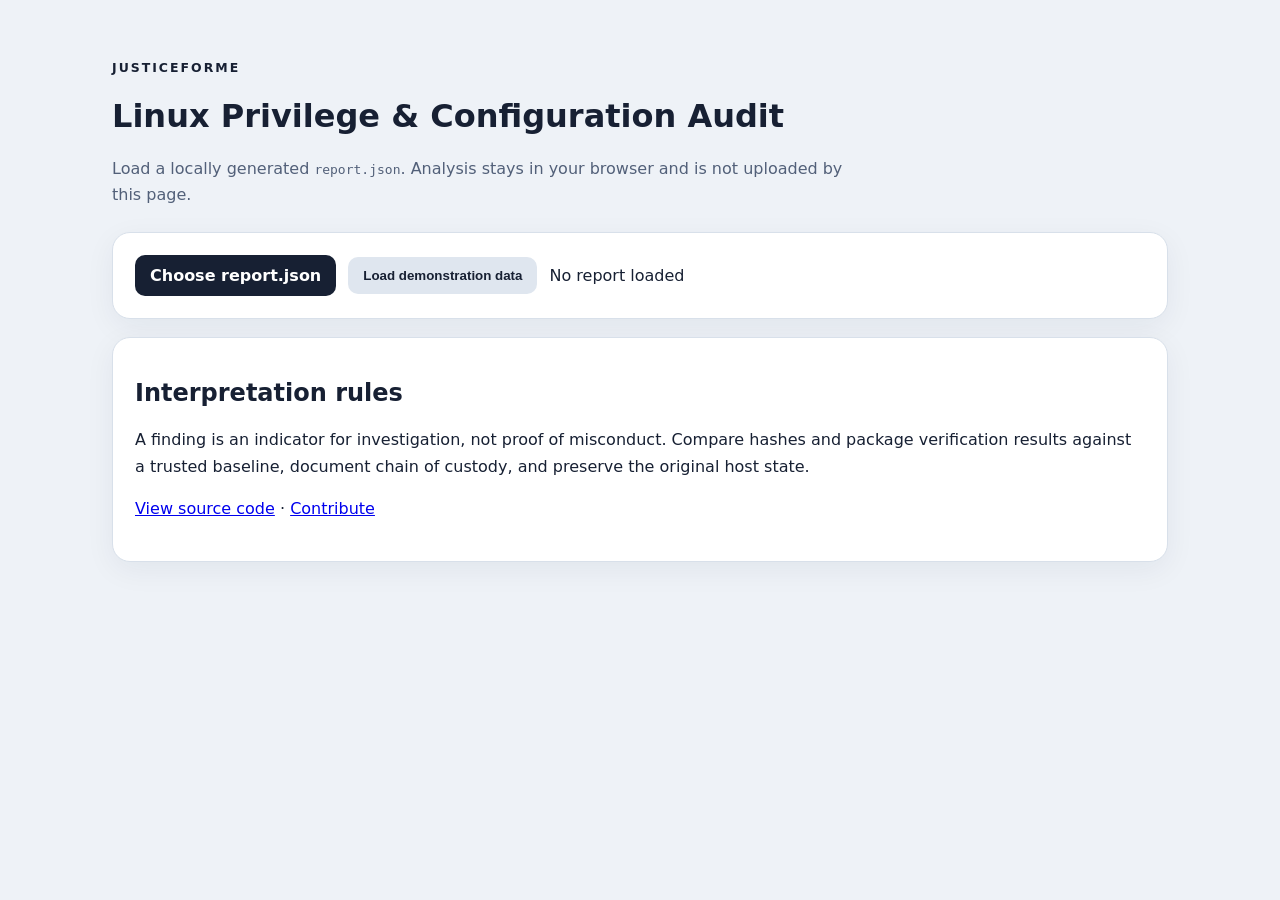
<file: index.html>
<!doctype html>
<html lang="en">
<head>
  <meta charset="utf-8">
  <meta name="viewport" content="width=device-width,initial-scale=1">
  <title>JusticeForMe Linux Audit Dashboard</title>
  <link rel="stylesheet" href="docs/styles.css">
</head>
<body>
  <main class="shell">
    <header>
      <p class="eyebrow">JusticeForMe</p>
      <h1>Linux Privilege & Configuration Audit</h1>
      <p class="lede">Load a locally generated <code>report.json</code>. Analysis stays in your browser and is not uploaded by this page.</p>
    </header>
    <section class="panel controls">
      <label class="file-button">Choose report.json<input id="file" type="file" accept="application/json,.json"></label>
      <button id="demo" type="button">Load demonstration data</button>
      <span id="status">No report loaded</span>
    </section>
    <section id="summary" class="summary hidden">
      <div class="identity panel">
        <div><span>Host</span><strong id="host">—</strong></div>
        <div><span>Generated</span><strong id="generated">—</strong></div>
        <div><span>Root-complete</span><strong id="rootComplete">—</strong></div>
      </div>
      <div id="cards" class="cards"></div>
      <section class="panel"><h2>Prioritized review</h2><ol id="priorities"></ol></section>
      <section class="panel"><h2>Collected artifacts</h2><ul id="artifacts" class="artifact-list"></ul></section>
      <p id="notice" class="notice"></p>
    </section>
    <section class="panel guidance">
      <h2>Interpretation rules</h2>
      <p>A finding is an indicator for investigation, not proof of misconduct. Compare hashes and package verification results against a trusted baseline, document chain of custody, and preserve the original host state.</p>
      <p><a href="https://github.com/aevespers2/JusticeForMe">View source code</a> · <a href="https://github.com/aevespers2/JusticeForMe/blob/main/CONTRIBUTING.md">Contribute</a></p>
    </section>
  </main>
  <script src="docs/app.js"></script>
</body>
</html>
</file>
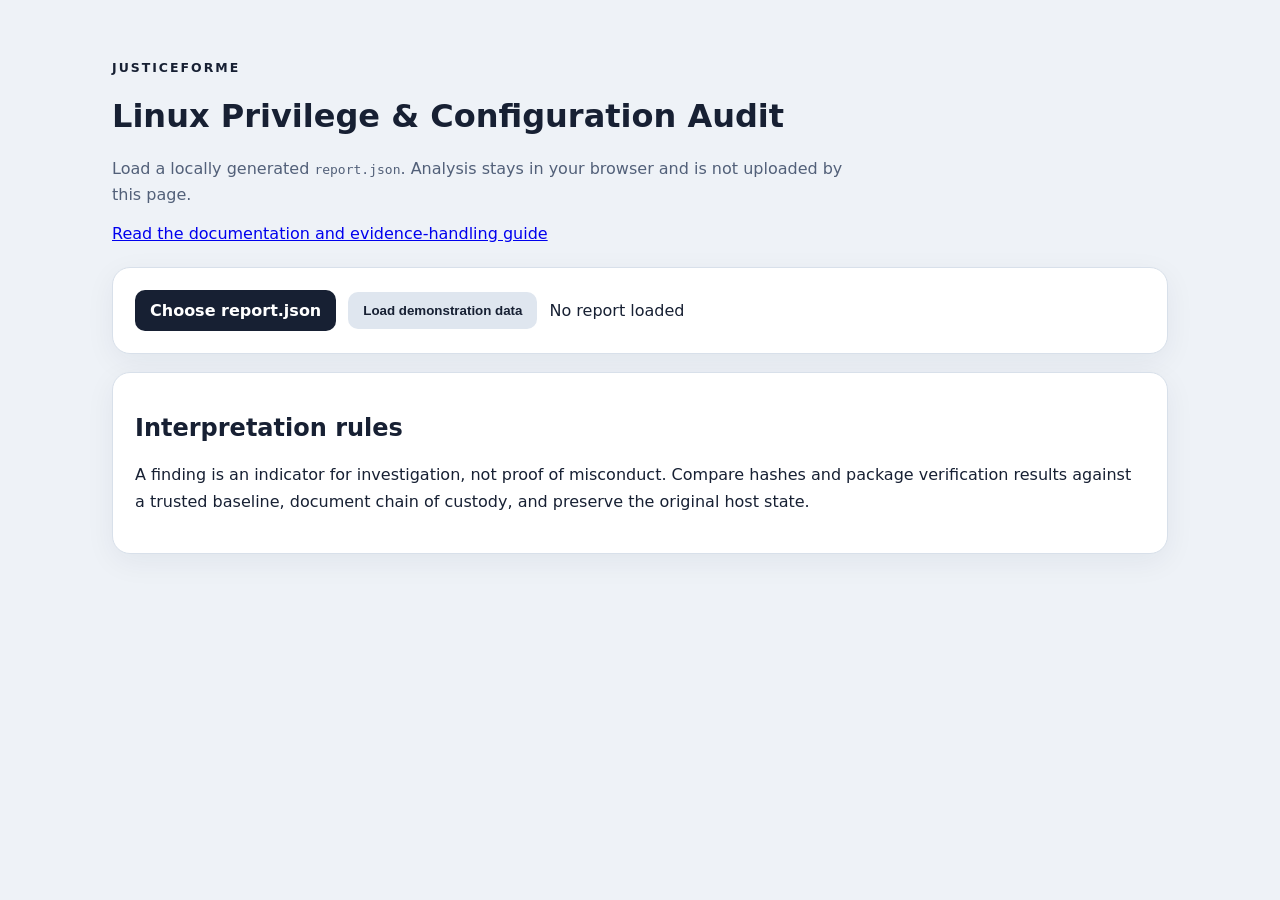
<file: docs/index.html>
<!doctype html>
<html lang="en">
<head>
  <meta charset="utf-8">
  <meta name="viewport" content="width=device-width,initial-scale=1">
  <title>JusticeForMe Linux Audit Dashboard</title>
  <link rel="stylesheet" href="styles.css">
</head>
<body>
  <main class="shell">
    <header>
      <p class="eyebrow">JusticeForMe</p>
      <h1>Linux Privilege &amp; Configuration Audit</h1>
      <p class="lede">Load a locally generated <code>report.json</code>. Analysis stays in your browser and is not uploaded by this page.</p>
      <p><a href="guide.html">Read the documentation and evidence-handling guide</a></p>
    </header>

    <section class="panel controls">
      <label class="file-button">Choose report.json<input id="file" type="file" accept="application/json,.json"></label>
      <button id="demo" type="button">Load demonstration data</button>
      <span id="status" role="status" aria-live="polite">No report loaded</span>
    </section>

    <section id="summary" class="summary hidden">
      <div class="identity panel">
        <div><span>Host</span><strong id="host">—</strong></div>
        <div><span>Generated</span><strong id="generated">—</strong></div>
        <div><span>Root-complete</span><strong id="rootComplete">—</strong></div>
      </div>
      <div id="cards" class="cards"></div>
      <section class="panel">
        <h2>Prioritized review</h2>
        <ol id="priorities"></ol>
      </section>
      <section class="panel">
        <h2>Collected artifacts</h2>
        <ul id="artifacts" class="artifact-list"></ul>
      </section>
      <p id="notice" class="notice"></p>
    </section>

    <section class="panel guidance">
      <h2>Interpretation rules</h2>
      <p>A finding is an indicator for investigation, not proof of misconduct. Compare hashes and package verification results against a trusted baseline, document chain of custody, and preserve the original host state.</p>
    </section>
  </main>
  <script src="app.js"></script>
</body>
</html>
</file>
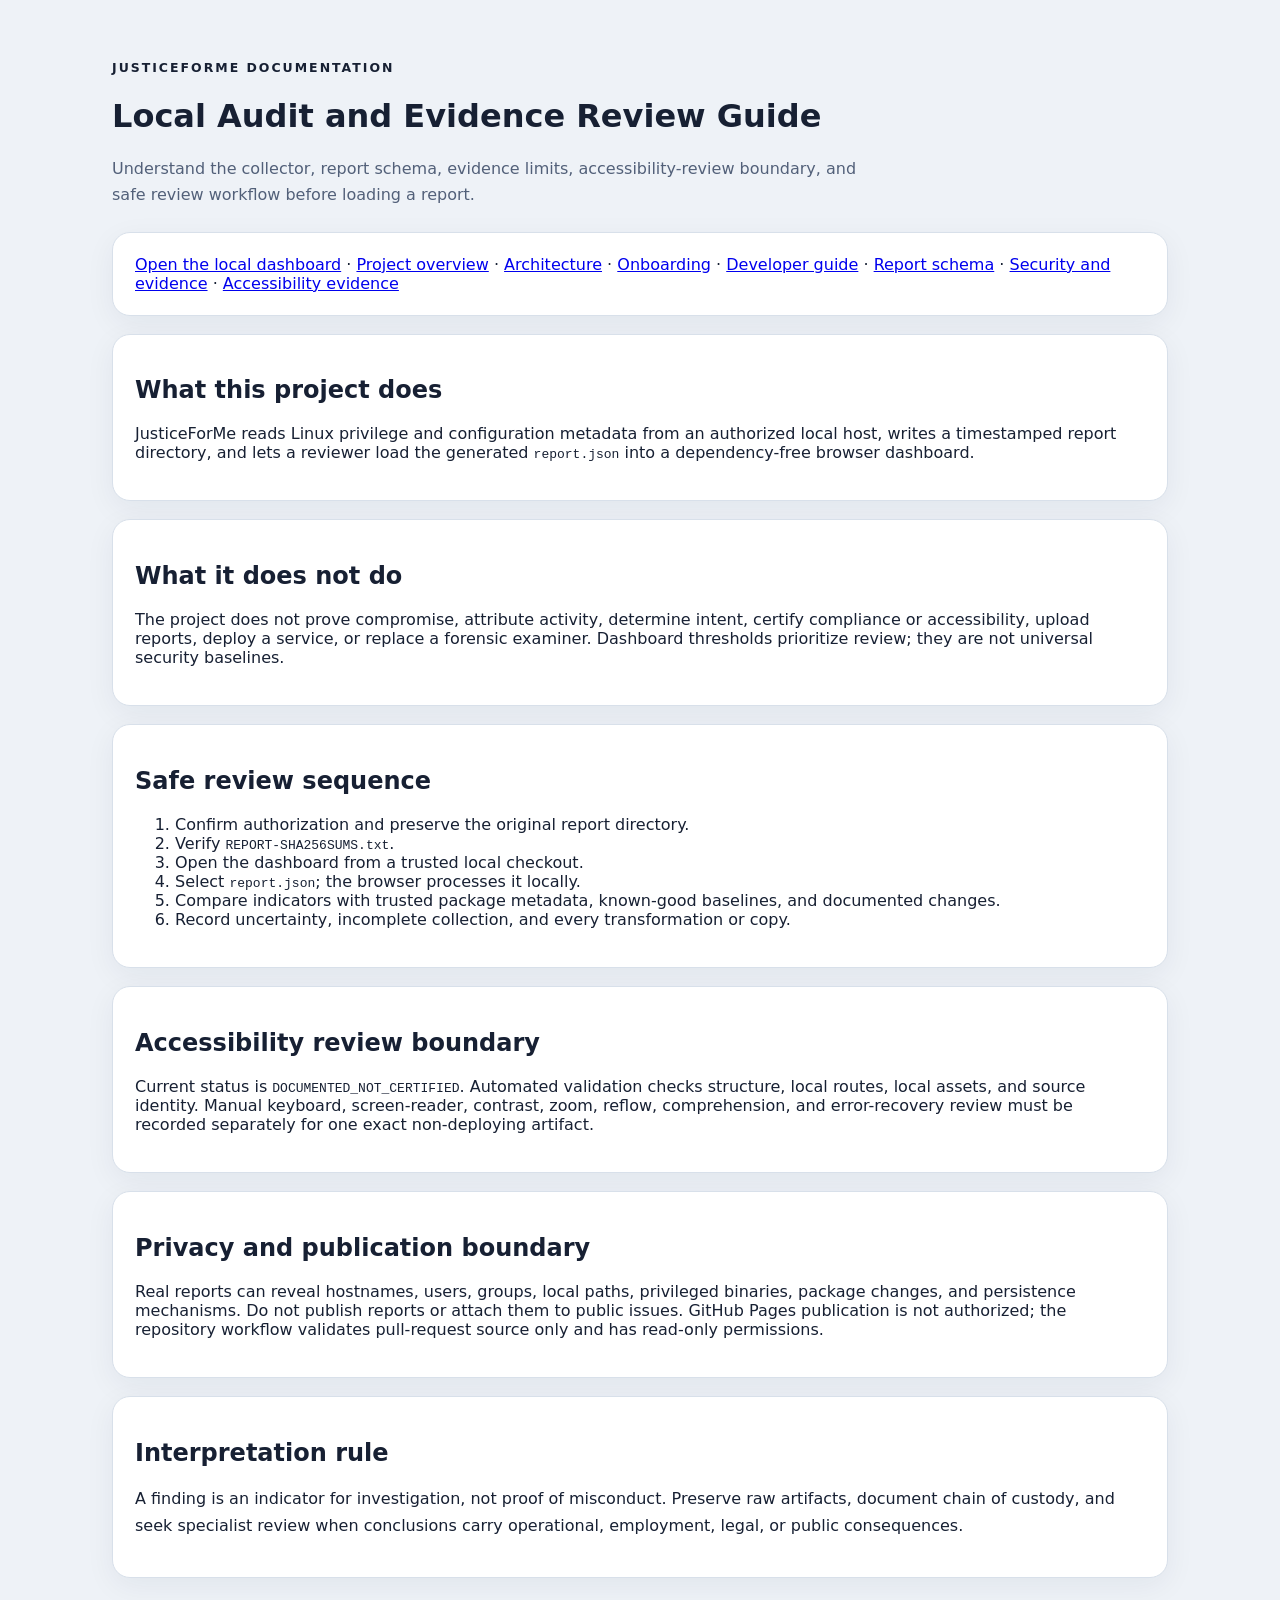
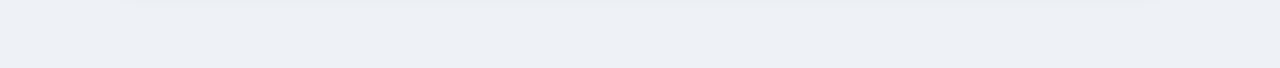
<file: docs/guide.html>
<!doctype html>
<html lang="en">
<head>
  <meta charset="utf-8">
  <meta name="viewport" content="width=device-width,initial-scale=1">
  <title>JusticeForMe Documentation Guide</title>
  <link rel="stylesheet" href="styles.css">
</head>
<body>
  <main class="shell">
    <header>
      <p class="eyebrow">JusticeForMe documentation</p>
      <h1>Local Audit and Evidence Review Guide</h1>
      <p class="lede">Understand the collector, report schema, evidence limits, accessibility-review boundary, and safe review workflow before loading a report.</p>
    </header>

    <nav class="panel" aria-label="Documentation navigation">
      <a href="index.html">Open the local dashboard</a>
      <span aria-hidden="true"> · </span>
      <a href="project-overview.md">Project overview</a>
      <span aria-hidden="true"> · </span>
      <a href="architecture.md">Architecture</a>
      <span aria-hidden="true"> · </span>
      <a href="onboarding.md">Onboarding</a>
      <span aria-hidden="true"> · </span>
      <a href="developer-guide.md">Developer guide</a>
      <span aria-hidden="true"> · </span>
      <a href="report-schema.md">Report schema</a>
      <span aria-hidden="true"> · </span>
      <a href="security-and-evidence.md">Security and evidence</a>
      <span aria-hidden="true"> · </span>
      <a href="accessibility-and-review-evidence.md">Accessibility evidence</a>
    </nav>

    <section class="panel">
      <h2>What this project does</h2>
      <p>JusticeForMe reads Linux privilege and configuration metadata from an authorized local host, writes a timestamped report directory, and lets a reviewer load the generated <code>report.json</code> into a dependency-free browser dashboard.</p>
    </section>

    <section class="panel">
      <h2>What it does not do</h2>
      <p>The project does not prove compromise, attribute activity, determine intent, certify compliance or accessibility, upload reports, deploy a service, or replace a forensic examiner. Dashboard thresholds prioritize review; they are not universal security baselines.</p>
    </section>

    <section class="panel">
      <h2>Safe review sequence</h2>
      <ol>
        <li>Confirm authorization and preserve the original report directory.</li>
        <li>Verify <code>REPORT-SHA256SUMS.txt</code>.</li>
        <li>Open the dashboard from a trusted local checkout.</li>
        <li>Select <code>report.json</code>; the browser processes it locally.</li>
        <li>Compare indicators with trusted package metadata, known-good baselines, and documented changes.</li>
        <li>Record uncertainty, incomplete collection, and every transformation or copy.</li>
      </ol>
    </section>

    <section class="panel">
      <h2>Accessibility review boundary</h2>
      <p>Current status is <code>DOCUMENTED_NOT_CERTIFIED</code>. Automated validation checks structure, local routes, local assets, and source identity. Manual keyboard, screen-reader, contrast, zoom, reflow, comprehension, and error-recovery review must be recorded separately for one exact non-deploying artifact.</p>
    </section>

    <section class="panel">
      <h2>Privacy and publication boundary</h2>
      <p>Real reports can reveal hostnames, users, groups, local paths, privileged binaries, package changes, and persistence mechanisms. Do not publish reports or attach them to public issues. GitHub Pages publication is not authorized; the repository workflow validates pull-request source only and has read-only permissions.</p>
    </section>

    <section class="panel guidance">
      <h2>Interpretation rule</h2>
      <p>A finding is an indicator for investigation, not proof of misconduct. Preserve raw artifacts, document chain of custody, and seek specialist review when conclusions carry operational, employment, legal, or public consequences.</p>
    </section>
  </main>
</body>
</html>
</file>
<file: docs/styles.css>
:root{font-family:Inter,ui-sans-serif,system-ui,sans-serif;color:#172033;background:#eef2f7}*{box-sizing:border-box}body{margin:0}.shell{max-width:1100px;margin:auto;padding:48px 22px 72px}header{margin-bottom:24px}.eyebrow{text-transform:uppercase;letter-spacing:.16em;font-weight:800;font-size:.78rem}.lede{max-width:760px;line-height:1.6;color:#526079}.panel{background:#fff;border:1px solid #d8e0ea;border-radius:18px;padding:22px;box-shadow:0 8px 30px rgba(25,42,70,.06);margin:18px 0}.controls{display:flex;gap:12px;align-items:center;flex-wrap:wrap}.file-button,button,.guide-nav a{border:0;border-radius:10px;padding:11px 15px;font-weight:750;cursor:pointer;background:#172033;color:#fff;text-decoration:none}.file-button input{display:none}button{background:#dfe6ef;color:#172033}.identity{display:grid;grid-template-columns:repeat(3,1fr);gap:18px}.identity div{display:flex;flex-direction:column;gap:5px}.identity span,.metric span{color:#657188;font-size:.85rem}.cards{display:grid;grid-template-columns:repeat(3,1fr);gap:14px}.metric{background:#fff;border:1px solid #d8e0ea;border-left:6px solid #94a3b8;border-radius:14px;padding:18px;display:flex;flex-direction:column;gap:7px}.metric strong{font-size:2rem}.metric.ok{border-left-color:#16815d}.metric.warn{border-left-color:#b87800}.metric.high{border-left-color:#b63737}.metric small{text-transform:uppercase;letter-spacing:.06em}.artifact-list{columns:2}.notice{color:#5d687a}.hidden{display:none}.guidance p,.guide p,.guide li{line-height:1.65}.guide-nav{display:flex;flex-wrap:wrap;gap:10px;margin-top:22px}.guide-nav a{background:#dfe6ef;color:#172033}.guide h2{margin-top:0}.guide h3{margin-top:28px}.guide a{color:#174f8a}.guide table{width:100%;border-collapse:collapse;margin:18px 0}.guide th,.guide td{text-align:left;vertical-align:top;padding:12px;border-bottom:1px solid #d8e0ea}.guide th{background:#f4f7fa}.guide pre{overflow:auto;background:#172033;color:#f4f7fa;border-radius:12px;padding:16px}.guide code{font-family:ui-monospace,SFMono-Regular,Menlo,monospace}.guide :not(pre)>code{background:#eef2f7;border-radius:5px;padding:.12em .35em}.callout{border-left:5px solid #16815d;background:#f2faf7;border-radius:10px;padding:14px 16px;line-height:1.6}footer.panel{color:#526079}@media(max-width:760px){.cards,.identity{grid-template-columns:1fr}.artifact-list{columns:1}.guide table{display:block;overflow-x:auto}.guide-nav a{width:100%;text-align:center}}
</file>
